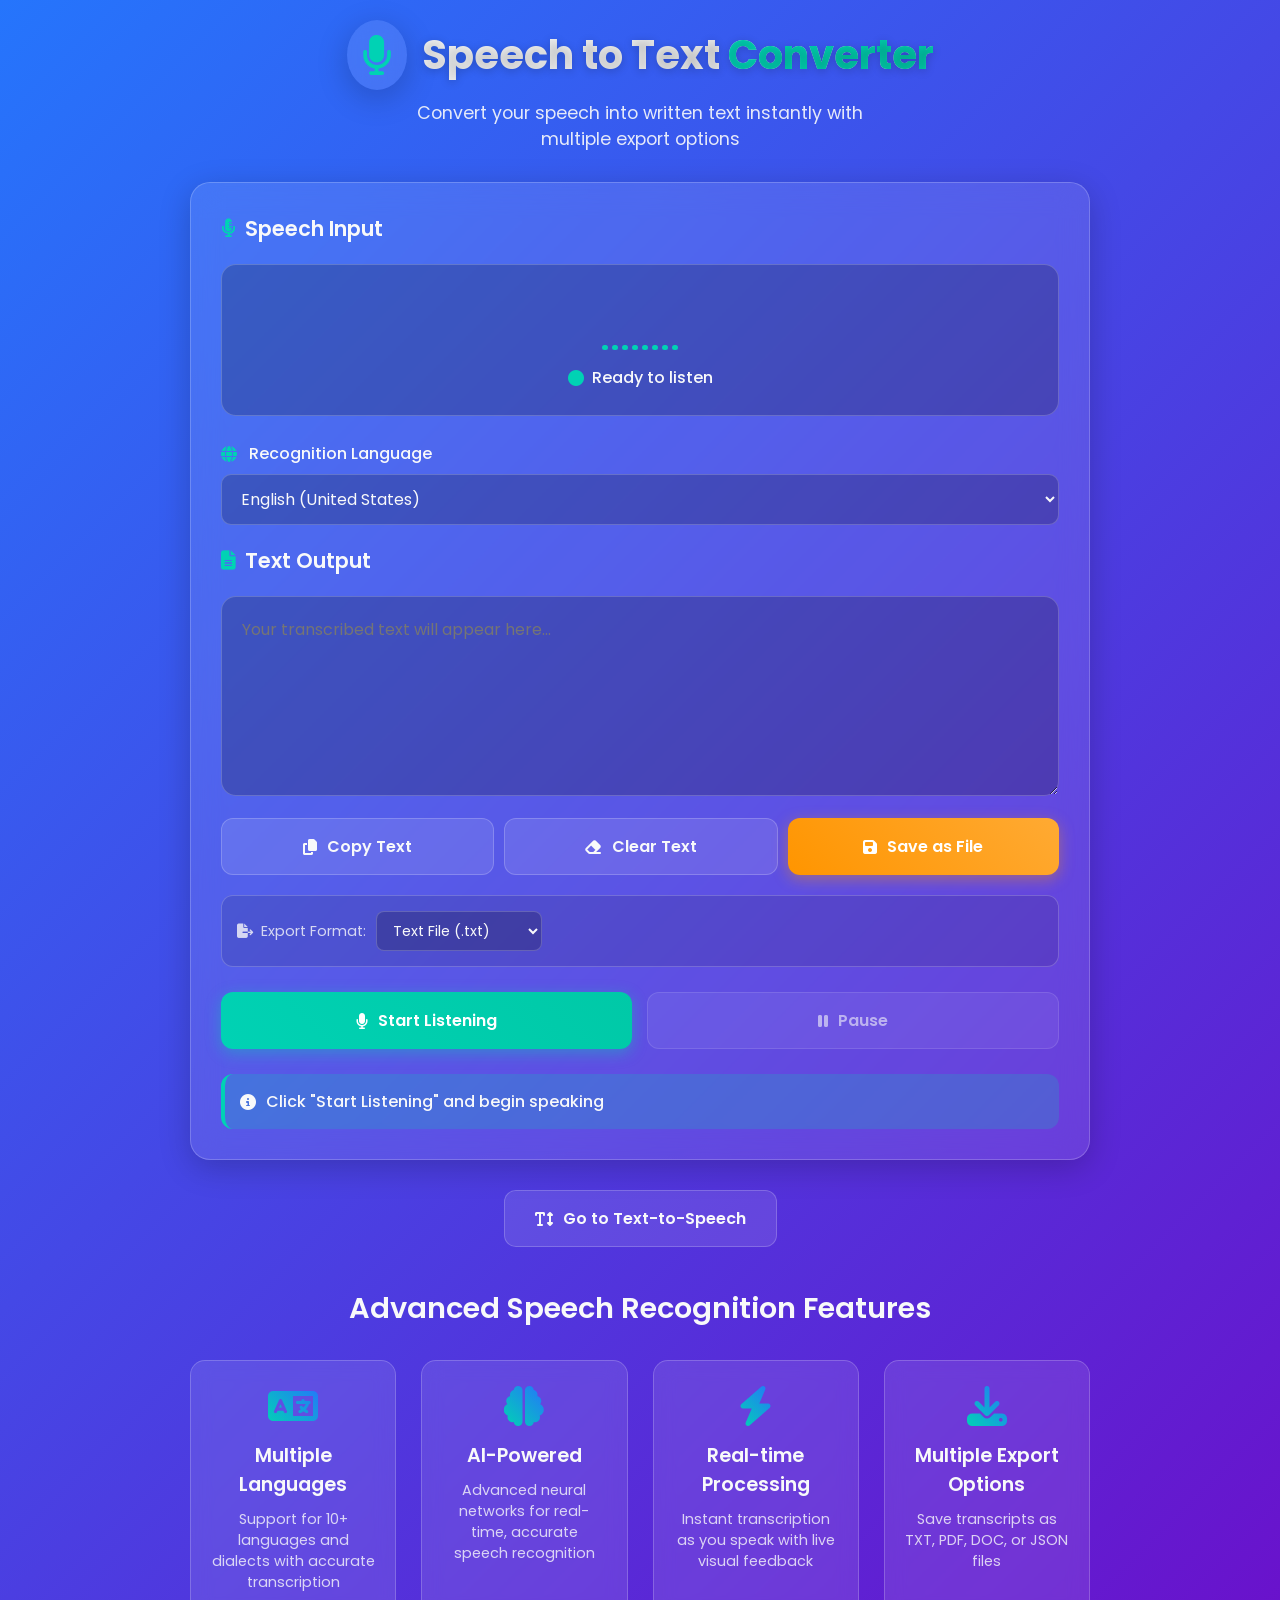
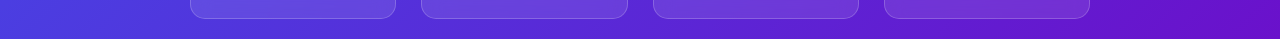
<file: index.html>
<!DOCTYPE html>
<html lang="en">
<head>
    <meta charset="UTF-8">
    <meta name="viewport" content="width=device-width, initial-scale=1.0">
    <title>Speech-to-Text Converter</title>
    <link rel="stylesheet" href="stt.css">
    <link rel="stylesheet" href="https://cdnjs.cloudflare.com/ajax/libs/font-awesome/6.4.0/css/all.min.css">
    <link href="https://fonts.googleapis.com/css2?family=Poppins:wght@300;400;500;600;700&display=swap" rel="stylesheet">
</head>
<body>
    <div class="container">
        <div class="header">
            <div class="logo">
                <i class="fas fa-microphone"></i>
                <h1>Speech to Text <span>Converter</span></h1>
            </div>
            <p>Convert your speech into written text instantly with multiple export options</p>
        </div>

        <div class="converter-card">
            <div class="input-section">
                <div class="section-header">
                    <i class="fas fa-microphone-alt"></i>
                    <h3>Speech Input</h3>
                </div>
                
                <div class="recording-visualization">
                    <div class="visualizer">
                        <div class="bar"></div>
                        <div class="bar"></div>
                        <div class="bar"></div>
                        <div class="bar"></div>
                        <div class="bar"></div>
                        <div class="bar"></div>
                        <div class="bar"></div>
                        <div class="bar"></div>
                    </div>
                    <div class="recording-status" id="recordingStatus">
                        <i class="fas fa-circle"></i> Ready to listen
                    </div>
                </div>
                
                <div class="language-selection">
                    <div class="setting-group">
                        <label for="languageSelect"><i class="fas fa-globe"></i> Recognition Language</label>
                        <select id="languageSelect">
                            <option value="en-US">English (United States)</option>
                            <option value="en-GB">English (United Kingdom)</option>
                            <option value="es-ES">Spanish (Spain)</option>
                            <option value="fr-FR">French (France)</option>
                            <option value="de-DE">German (Germany)</option>
                            <option value="it-IT">Italian (Italy)</option>
                            <option value="pt-BR">Portuguese (Brazil)</option>
                            <option value="ru-RU">Russian (Russia)</option>
                            <option value="ja-JP">Japanese (Japan)</option>
                            <option value="zh-CN">Chinese (China)</option>
                        </select>
                    </div>
                </div>
            </div>

            <div class="output-section">
                <div class="section-header">
                    <i class="fas fa-file-alt"></i>
                    <h3>Text Output</h3>
                </div>
                
                <div class="output-container">
                    <textarea id="textOutput" placeholder="Your transcribed text will appear here..." readonly></textarea>
                    
                    <div class="output-controls">
                        <button id="copyText" class="btn-secondary">
                            <i class="fas fa-copy"></i> Copy Text
                        </button>
                        <button id="clearOutput" class="btn-secondary">
                            <i class="fas fa-eraser"></i> Clear Text
                        </button>
                        <button id="saveText" class="btn-tertiary">
                            <i class="fas fa-save"></i> Save as File
                        </button>
                    </div>

                    <div class="download-options">
                        <label for="downloadFormat"><i class="fas fa-file-export"></i> Export Format:</label>
                        <select id="downloadFormat" class="format-select">
                            <option value="txt">Text File (.txt)</option>
                            <option value="pdf">PDF Document</option>
                            <option value="doc">Word Document</option>
                            <option value="json">JSON Data</option>
                        </select>
                    </div>
                </div>
            </div>

            <div class="action-section">
                <button id="startBtn" class="btn-primary">
                    <i class="fas fa-microphone"></i> Start Listening
                </button>
                <button id="pauseBtn" class="btn-secondary" disabled>
                    <i class="fas fa-pause"></i> Pause
                </button>
            </div>

            <div class="status-section">
                <div id="status" class="status ready">
                    <i class="fas fa-info-circle"></i> Click "Start Listening" and begin speaking
                </div>
            </div>
        </div>

        <div class="navigation">
            <a href="text-to-speech.html" class="nav-btn">
                <i class="fas fa-text-height"></i> Go to Text-to-Speech
            </a>
        </div>

        <div class="features">
            <h3>Advanced Speech Recognition Features</h3>
            <div class="features-grid">
                <div class="feature">
                    <i class="fas fa-language"></i>
                    <h4>Multiple Languages</h4>
                    <p>Support for 10+ languages and dialects with accurate transcription</p>
                </div>
                <div class="feature">
                    <i class="fas fa-brain"></i>
                    <h4>AI-Powered</h4>
                    <p>Advanced neural networks for real-time, accurate speech recognition</p>
                </div>
                <div class="feature">
                    <i class="fas fa-bolt"></i>
                    <h4>Real-time Processing</h4>
                    <p>Instant transcription as you speak with live visual feedback</p>
                </div>
                <div class="feature">
                    <i class="fas fa-download"></i>
                    <h4>Multiple Export Options</h4>
                    <p>Save transcripts as TXT, PDF, DOC, or JSON files</p>
                </div>
            </div>
        </div>
    </div>

    <script src="stt.js"></script>
</body>
</html>
</file>
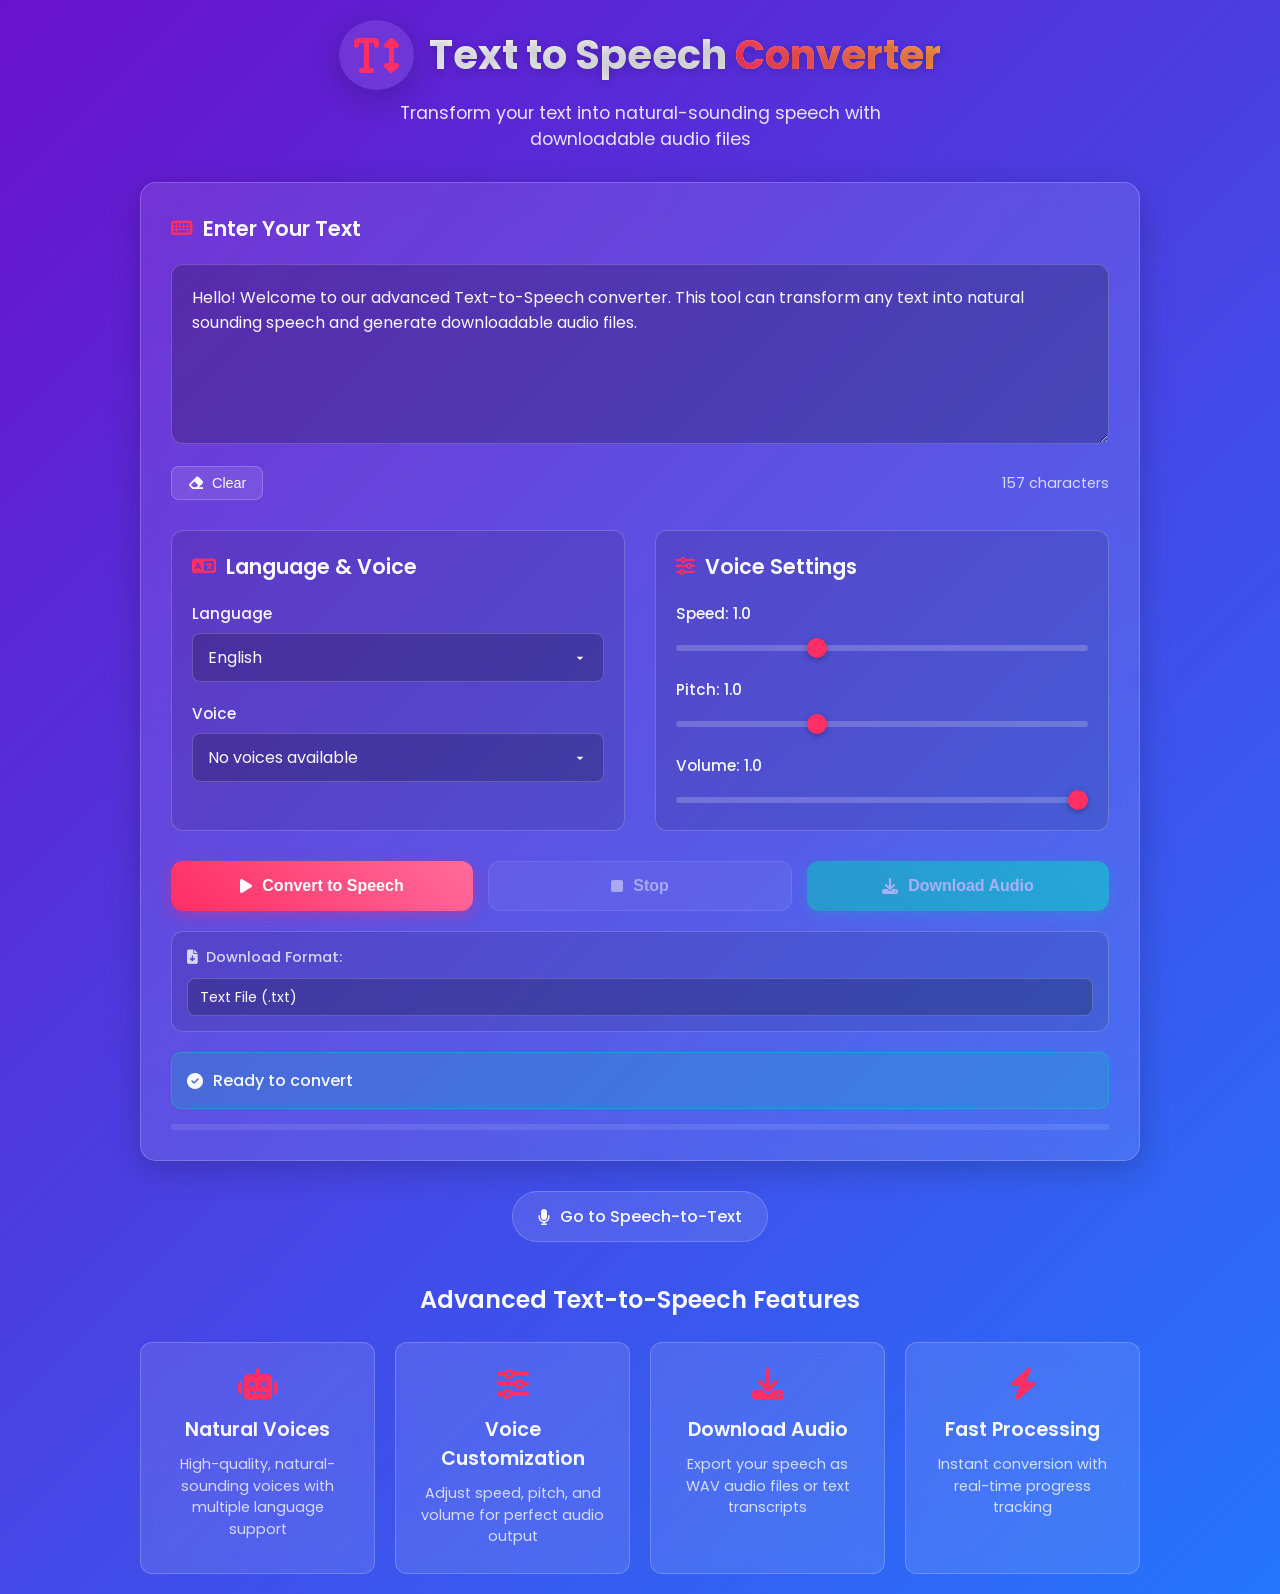
<file: text-to-speech.html>
<!DOCTYPE html>
<html lang="en">
<head>
    <meta charset="UTF-8">
    <meta name="viewport" content="width=device-width, initial-scale=1.0">
    <title>Text-to-Speech Converter</title>
    <link rel="stylesheet" href="tts.css">
    <link rel="stylesheet" href="https://cdnjs.cloudflare.com/ajax/libs/font-awesome/6.4.0/css/all.min.css">
    <link href="https://fonts.googleapis.com/css2?family=Poppins:wght@300;400;500;600;700&display=swap" rel="stylesheet">
</head>
<body>
    <div class="container">
        <div class="header">
            <div class="logo">
                <i class="fas fa-text-height"></i>
                <h1>Text to Speech <span>Converter</span></h1>
            </div>
            <p>Transform your text into natural-sounding speech with downloadable audio files</p>
        </div>

        <div class="converter-card">
            <div class="input-section">
                <div class="section-header">
                    <i class="fas fa-keyboard"></i>
                    <h3>Enter Your Text</h3>
                </div>
                <textarea id="textInput" placeholder="Type or paste your text here...">Hello! Welcome to our advanced Text-to-Speech converter. This tool can transform any text into natural sounding speech and generate downloadable audio files.</textarea>
                
                <div class="text-controls">
                    <button id="clearText" class="control-btn">
                        <i class="fas fa-eraser"></i> Clear
                    </button>
                    <div class="char-count">
                        <span id="charCount">0</span> characters
                    </div>
                </div>
            </div>

            <div class="controls-section">
                <div class="control-group">
                    <div class="section-header">
                        <i class="fas fa-language"></i>
                        <h3>Language & Voice</h3>
                    </div>
                    
                    <div class="select-group">
                        <label for="languageSelect">Language</label>
                        <select id="languageSelect">
                            <option value="en">English</option>
                            <option value="es">Spanish</option>
                            <option value="fr">French</option>
                            <option value="de">German</option>
                            <option value="it">Italian</option>
                        </select>
                    </div>
                    
                    <div class="select-group">
                        <label for="voiceSelect">Voice</label>
                        <select id="voiceSelect">
                            <option value="">Loading voices...</option>
                        </select>
                    </div>
                </div>

                <div class="control-group">
                    <div class="section-header">
                        <i class="fas fa-sliders-h"></i>
                        <h3>Voice Settings</h3>
                    </div>
                    
                    <div class="slider-group">
                        <label for="rate">Speed: <span id="rateValue">1.0</span></label>
                        <input type="range" id="rate" min="0.5" max="2" step="0.1" value="1">
                    </div>
                    
                    <div class="slider-group">
                        <label for="pitch">Pitch: <span id="pitchValue">1.0</span></label>
                        <input type="range" id="pitch" min="0.5" max="2" step="0.1" value="1">
                    </div>
                    
                    <div class="slider-group">
                        <label for="volume">Volume: <span id="volumeValue">1.0</span></label>
                        <input type="range" id="volume" min="0" max="1" step="0.1" value="1">
                    </div>
                </div>
            </div>

            <div class="action-section">
                <button id="speakBtn" class="action-btn primary">
                    <i class="fas fa-play"></i> Convert to Speech
                </button>
                <button id="stopBtn" class="action-btn secondary" disabled>
                    <i class="fas fa-stop"></i> Stop
                </button>
                <button id="downloadBtn" class="action-btn tertiary" disabled>
                    <i class="fas fa-download"></i> Download Audio
                </button>
            </div>

            <div class="download-options">
                <label for="downloadFormat"><i class="fas fa-file-download"></i> Download Format:</label>
                <select id="downloadFormat" class="format-select">
                    <option value="txt">Text File (.txt)</option>
                    <option value="wav">Audio File (.wav)</option>
                </select>
            </div>

            <div class="status-section">
                <div id="status" class="status ready">
                    <i class="fas fa-check-circle"></i> Ready to convert
                </div>
                <div class="progress-bar">
                    <div id="progress" class="progress"></div>
                </div>
            </div>
        </div>

        <div class="navigation">
            <a href="index.html" class="nav-btn">
                <i class="fas fa-microphone"></i> Go to Speech-to-Text
            </a>
        </div>

        <div class="features">
            <h3>Advanced Text-to-Speech Features</h3>
            <div class="feature-grid">
                <div class="feature">
                    <i class="fas fa-robot"></i>
                    <h4>Natural Voices</h4>
                    <p>High-quality, natural-sounding voices with multiple language support</p>
                </div>
                <div class="feature">
                    <i class="fas fa-sliders-h"></i>
                    <h4>Voice Customization</h4>
                    <p>Adjust speed, pitch, and volume for perfect audio output</p>
                </div>
                <div class="feature">
                    <i class="fas fa-download"></i>
                    <h4>Download Audio</h4>
                    <p>Export your speech as WAV audio files or text transcripts</p>
                </div>
                <div class="feature">
                    <i class="fas fa-bolt"></i>
                    <h4>Fast Processing</h4>
                    <p>Instant conversion with real-time progress tracking</p>
                </div>
            </div>
        </div>
    </div>

    <script src="tts.js"></script>
</body>
</html>
</file>
<file: stt.css>
:root {
    --primary: #2575fc;
    --secondary: #6a11cb;
    --accent: #00d2b4;
    --warning: #ff9500;
    --error: #ff2e63;
    --dark: #1a1a2e;
    --light: #f8f9fa;
    --glass: rgba(255, 255, 255, 0.1);
    --glass-border: rgba(255, 255, 255, 0.2);
    --shadow: 0 8px 32px rgba(0, 0, 0, 0.2);
}

* {
    margin: 0;
    padding: 0;
    box-sizing: border-box;
}

body {
    font-family: 'Poppins', sans-serif;
    background: linear-gradient(135deg, var(--primary), var(--secondary));
    color: var(--light);
    min-height: 100vh;
    display: flex;
    flex-direction: column;
    align-items: center;
    padding: 20px;
    overflow-x: hidden;
}

.container {
    width: 100%;
    max-width: 900px;
    margin: 0 auto;
}

.header {
    text-align: center;
    margin-bottom: 30px;
    width: 100%;
}

.logo {
    display: flex;
    align-items: center;
    justify-content: center;
    gap: 15px;
    margin-bottom: 10px;
}

.logo i {
    font-size: 2.5rem;
    color: var(--accent);
    background: rgba(255, 255, 255, 0.1);
    padding: 15px;
    border-radius: 50%;
    box-shadow: var(--shadow);
    backdrop-filter: blur(10px);
}

.logo h1 {
    font-size: 2.5rem;
    font-weight: 700;
    background: linear-gradient(45deg, var(--light), #e0e0e0);
    -webkit-background-clip: text;
    -webkit-text-fill-color: transparent;
    text-shadow: 0 2px 10px rgba(0, 0, 0, 0.2);
}

.logo span {
    background: linear-gradient(45deg, var(--accent), #00c9a7);
    -webkit-background-clip: text;
    -webkit-text-fill-color: transparent;
}

.header p {
    font-size: 1.1rem;
    opacity: 0.9;
    max-width: 500px;
    margin: 0 auto;
}

.converter-card {
    background: var(--glass);
    backdrop-filter: blur(15px);
    border-radius: 20px;
    padding: 30px;
    box-shadow: var(--shadow);
    border: 1px solid var(--glass-border);
    margin-bottom: 30px;
}

.section-header {
    display: flex;
    align-items: center;
    gap: 10px;
    margin-bottom: 20px;
}

.section-header i {
    color: var(--accent);
    font-size: 1.2rem;
}

.section-header h3 {
    font-size: 1.3rem;
    font-weight: 600;
}

.recording-visualization {
    background: rgba(0, 0, 0, 0.2);
    border-radius: 15px;
    padding: 25px;
    margin-bottom: 25px;
    border: 1px solid var(--glass-border);
}

.visualizer {
    display: flex;
    justify-content: center;
    align-items: flex-end;
    height: 60px;
    gap: 4px;
    margin-bottom: 15px;
}

.bar {
    width: 6px;
    background: var(--accent);
    border-radius: 3px;
    transition: height 0.2s ease;
    height: 5px;
}

.recording-status {
    display: flex;
    align-items: center;
    justify-content: center;
    gap: 8px;
    font-weight: 500;
}

.recording-status i {
    color: var(--accent);
    animation: none;
}

.recording-status.listening i {
    color: var(--warning);
    animation: pulse 1.5s infinite;
}

.language-selection {
    margin-bottom: 20px;
}

.setting-group {
    display: flex;
    flex-direction: column;
    gap: 8px;
}

.setting-group label {
    font-weight: 500;
    display: flex;
    align-items: center;
    gap: 8px;
}

.setting-group label i {
    color: var(--accent);
    width: 20px;
}

select {
    padding: 12px 15px;
    border-radius: 10px;
    border: 1px solid var(--glass-border);
    background: rgba(0, 0, 0, 0.2);
    color: var(--light);
    font-size: 1rem;
    font-family: 'Poppins', sans-serif;
    transition: all 0.3s ease;
}

select:focus {
    outline: none;
    border-color: var(--accent);
    box-shadow: 0 0 0 2px rgba(0, 210, 180, 0.2);
}

.output-section {
    margin-bottom: 25px;
}

.output-container textarea {
    width: 100%;
    height: 200px;
    padding: 20px;
    border-radius: 15px;
    border: 1px solid var(--glass-border);
    background: rgba(0, 0, 0, 0.2);
    color: var(--light);
    font-size: 1rem;
    resize: vertical;
    font-family: 'Poppins', sans-serif;
    transition: all 0.3s ease;
}

.output-container textarea:focus {
    outline: none;
    border-color: var(--accent);
    box-shadow: 0 0 0 2px rgba(0, 210, 180, 0.2);
}

.output-controls {
    display: flex;
    gap: 10px;
    margin-top: 15px;
    flex-wrap: wrap;
}

.download-options {
    display: flex;
    gap: 10px;
    margin: 20px 0;
    flex-wrap: wrap;
    align-items: center;
    padding: 15px;
    background: rgba(0, 0, 0, 0.1);
    border-radius: 12px;
    border: 1px solid var(--glass-border);
}

.download-options label {
    margin: 0;
    font-size: 0.9rem;
    opacity: 0.8;
    display: flex;
    align-items: center;
    gap: 8px;
}

.format-select {
    padding: 8px 12px;
    border-radius: 8px;
    border: 1px solid var(--glass-border);
    background: rgba(0, 0, 0, 0.2);
    color: var(--light);
    font-size: 0.9rem;
    font-family: 'Poppins', sans-serif;
}

.format-select:focus {
    outline: none;
    border-color: var(--accent);
}

.action-section {
    display: flex;
    gap: 15px;
    margin: 25px 0;
    flex-wrap: wrap;
}

.btn-primary, .btn-secondary, .btn-tertiary {
    display: flex;
    align-items: center;
    justify-content: center;
    gap: 10px;
    padding: 15px 25px;
    border: none;
    border-radius: 12px;
    font-size: 1rem;
    font-weight: 600;
    cursor: pointer;
    transition: all 0.3s ease;
    font-family: 'Poppins', sans-serif;
    flex: 1;
    min-width: 180px;
}

.btn-primary {
    background: linear-gradient(45deg, var(--accent), #00c9a7);
    color: white;
    box-shadow: 0 4px 15px rgba(0, 210, 180, 0.4);
}

.btn-primary:hover:not(:disabled) {
    transform: translateY(-3px);
    box-shadow: 0 6px 20px rgba(0, 210, 180, 0.6);
}

.btn-secondary {
    background: rgba(255, 255, 255, 0.1);
    color: var(--light);
    border: 1px solid var(--glass-border);
}

.btn-secondary:hover:not(:disabled) {
    background: rgba(255, 255, 255, 0.2);
    transform: translateY(-2px);
}

.btn-tertiary {
    background: linear-gradient(45deg, #ff9500, #ffaa33);
    color: white;
    box-shadow: 0 4px 15px rgba(255, 149, 0, 0.4);
}

.btn-tertiary:hover:not(:disabled) {
    transform: translateY(-3px);
    box-shadow: 0 6px 20px rgba(255, 149, 0, 0.6);
}

button:disabled {
    opacity: 0.6;
    cursor: not-allowed;
    transform: none !important;
}

.status-section {
    margin-top: 20px;
}

.status {
    padding: 15px;
    border-radius: 12px;
    display: flex;
    align-items: center;
    gap: 10px;
    font-weight: 500;
}

.status.ready {
    background: rgba(0, 210, 180, 0.2);
    border-left: 4px solid var(--accent);
}

.status.listening {
    background: rgba(255, 149, 0, 0.2);
    border-left: 4px solid var(--warning);
    animation: pulse 1.5s infinite;
}

.status.success {
    background: rgba(0, 210, 180, 0.3);
    border-left: 4px solid var(--success);
}

.status.error {
    background: rgba(255, 46, 99, 0.2);
    border-left: 4px solid var(--error);
}

@keyframes pulse {
    0% { opacity: 1; }
    50% { opacity: 0.7; }
    100% { opacity: 1; }
}

.navigation {
    display: flex;
    justify-content: center;
    margin: 20px 0 40px;
}

.nav-btn {
    display: flex;
    align-items: center;
    gap: 10px;
    padding: 15px 30px;
    background: rgba(255, 255, 255, 0.1);
    color: var(--light);
    text-decoration: none;
    border-radius: 12px;
    font-weight: 600;
    transition: all 0.3s ease;
    border: 1px solid var(--glass-border);
}

.nav-btn:hover {
    background: rgba(255, 255, 255, 0.2);
    transform: translateY(-2px);
    box-shadow: 0 5px 15px rgba(0, 0, 0, 0.2);
}

.features {
    text-align: center;
    margin-top: 40px;
}

.features h3 {
    font-size: 1.8rem;
    margin-bottom: 30px;
    font-weight: 600;
}

.features-grid {
    display: grid;
    grid-template-columns: repeat(auto-fit, minmax(200px, 1fr));
    gap: 25px;
}

.feature {
    background: var(--glass);
    backdrop-filter: blur(10px);
    padding: 25px 20px;
    border-radius: 15px;
    border: 1px solid var(--glass-border);
    transition: all 0.3s ease;
}

.feature:hover {
    transform: translateY(-5px);
    box-shadow: var(--shadow);
}

.feature i {
    font-size: 2.5rem;
    margin-bottom: 15px;
    background: linear-gradient(45deg, var(--accent), var(--primary));
    -webkit-background-clip: text;
    -webkit-text-fill-color: transparent;
}

.feature h4 {
    font-size: 1.2rem;
    margin-bottom: 10px;
    font-weight: 600;
}

.feature p {
    opacity: 0.8;
    font-size: 0.9rem;
}

.fa-spinner {
    animation: spin 1s linear infinite;
}

@keyframes spin {
    0% { transform: rotate(0deg); }
    100% { transform: rotate(360deg); }
}

/* Responsive Design */
@media (max-width: 768px) {
    .logo {
        flex-direction: column;
        gap: 10px;
    }
    
    .logo h1 {
        font-size: 2rem;
    }
    
    .action-section {
        flex-direction: column;
    }
    
    .btn-primary, .btn-secondary, .btn-tertiary {
        min-width: auto;
    }
    
    .output-controls {
        flex-direction: column;
    }
    
    .features-grid {
        grid-template-columns: 1fr;
    }
    
    .download-options {
        flex-direction: column;
        align-items: flex-start;
    }
}

@media (max-width: 480px) {
    .container {
        padding: 10px;
    }
    
    .converter-card {
        padding: 20px;
    }
    
    .logo h1 {
        font-size: 1.8rem;
    }
    
    .header p {
        font-size: 1rem;
    }
    
    .visualizer {
        height: 40px;
    }
    
    .bar {
        width: 4px;
    }
}
</file>
<file: tts.css>
:root {
    --primary: #6a11cb;
    --secondary: #2575fc;
    --accent: #ff2e63;
    --success: #00d2b4;
    --warning: #ff9f43;
    --dark: #1a1a2e;
    --darker: #0f0f1a;
    --light: #f8f9fa;
    --glass: rgba(255, 255, 255, 0.1);
    --glass-border: rgba(255, 255, 255, 0.2);
    --shadow: 0 8px 32px rgba(0, 0, 0, 0.2);
    --radius: 16px;
}

* {
    margin: 0;
    padding: 0;
    box-sizing: border-box;
}

body {
    font-family: 'Poppins', sans-serif;
    background: linear-gradient(135deg, var(--primary), var(--secondary));
    color: var(--light);
    min-height: 100vh;
    display: flex;
    flex-direction: column;
    align-items: center;
    padding: 20px;
    overflow-x: hidden;
}

.container {
    width: 100%;
    max-width: 1000px;
    margin: 0 auto;
}

.header {
    text-align: center;
    margin-bottom: 30px;
    width: 100%;
}

.logo {
    display: flex;
    align-items: center;
    justify-content: center;
    gap: 15px;
    margin-bottom: 10px;
}

.logo i {
    font-size: 2.5rem;
    color: var(--accent);
    background: var(--glass);
    padding: 15px;
    border-radius: 50%;
    box-shadow: var(--shadow);
    backdrop-filter: blur(10px);
}

.logo h1 {
    font-size: 2.5rem;
    font-weight: 700;
    background: linear-gradient(45deg, var(--light), #e0e0e0);
    -webkit-background-clip: text;
    -webkit-text-fill-color: transparent;
    text-shadow: 0 2px 10px rgba(0, 0, 0, 0.2);
}

.logo span {
    background: linear-gradient(45deg, var(--accent), var(--warning));
    -webkit-background-clip: text;
    -webkit-text-fill-color: transparent;
}

.header p {
    font-size: 1.1rem;
    opacity: 0.9;
    max-width: 600px;
    margin: 0 auto;
}

.converter-card {
    background: var(--glass);
    backdrop-filter: blur(15px);
    border-radius: var(--radius);
    padding: 30px;
    box-shadow: var(--shadow);
    border: 1px solid var(--glass-border);
    margin-bottom: 30px;
}

.section-header {
    display: flex;
    align-items: center;
    gap: 10px;
    margin-bottom: 20px;
}

.section-header i {
    color: var(--accent);
    font-size: 1.2rem;
}

.section-header h3 {
    font-size: 1.3rem;
    font-weight: 600;
}

.input-section {
    margin-bottom: 30px;
}

#textInput {
    width: 100%;
    height: 180px;
    padding: 20px;
    border-radius: 12px;
    border: 1px solid var(--glass-border);
    background: rgba(0, 0, 0, 0.2);
    color: var(--light);
    font-size: 1rem;
    font-family: 'Poppins', sans-serif;
    resize: vertical;
    transition: all 0.3s ease;
}

#textInput:focus {
    outline: none;
    border-color: var(--accent);
    box-shadow: 0 0 0 2px rgba(255, 46, 99, 0.2);
}

#textInput::placeholder {
    color: rgba(255, 255, 255, 0.6);
}

.text-controls {
    display: flex;
    justify-content: space-between;
    align-items: center;
    margin-top: 15px;
}

.control-btn {
    background: rgba(255, 255, 255, 0.1);
    border: 1px solid var(--glass-border);
    color: var(--light);
    padding: 8px 16px;
    border-radius: 8px;
    cursor: pointer;
    transition: all 0.3s ease;
    display: flex;
    align-items: center;
    gap: 8px;
    font-size: 0.9rem;
}

.control-btn:hover {
    background: rgba(255, 255, 255, 0.2);
    transform: translateY(-2px);
}

.char-count {
    font-size: 0.9rem;
    opacity: 0.8;
}

.controls-section {
    display: grid;
    grid-template-columns: 1fr 1fr;
    gap: 30px;
    margin-bottom: 30px;
}

.control-group {
    background: rgba(0, 0, 0, 0.1);
    padding: 20px;
    border-radius: 12px;
    border: 1px solid var(--glass-border);
}

.select-group, .slider-group {
    margin-bottom: 20px;
}

.select-group:last-child, .slider-group:last-child {
    margin-bottom: 0;
}

label {
    display: block;
    margin-bottom: 8px;
    font-weight: 500;
    font-size: 0.95rem;
}

select {
    width: 100%;
    padding: 12px 15px;
    border-radius: 8px;
    border: 1px solid var(--glass-border);
    background: rgba(0, 0, 0, 0.2);
    color: var(--light);
    font-size: 1rem;
    font-family: 'Poppins', sans-serif;
    appearance: none;
    background-image: url("data:image/svg+xml;charset=UTF-8,%3csvg xmlns='http://www.w3.org/2000/svg' viewBox='0 0 24 24' fill='white'%3e%3cpath d='M7 10l5 5 5-5z'/%3e%3c/svg%3e");
    background-repeat: no-repeat;
    background-position: right 15px center;
    background-size: 16px;
}

select:focus {
    outline: none;
    border-color: var(--accent);
}

input[type="range"] {
    width: 100%;
    height: 6px;
    border-radius: 3px;
    background: rgba(255, 255, 255, 0.2);
    outline: none;
    -webkit-appearance: none;
}

input[type="range"]::-webkit-slider-thumb {
    -webkit-appearance: none;
    width: 20px;
    height: 20px;
    border-radius: 50%;
    background: var(--accent);
    cursor: pointer;
    box-shadow: 0 2px 6px rgba(0, 0, 0, 0.3);
}

input[type="range"]::-moz-range-thumb {
    width: 20px;
    height: 20px;
    border-radius: 50%;
    background: var(--accent);
    cursor: pointer;
    border: none;
    box-shadow: 0 2px 6px rgba(0, 0, 0, 0.3);
}

.action-section {
    display: flex;
    gap: 15px;
    margin-bottom: 20px;
    flex-wrap: wrap;
}

.action-btn {
    flex: 1;
    min-width: 180px;
    padding: 15px 25px;
    border: none;
    border-radius: 12px;
    font-size: 1rem;
    font-weight: 600;
    cursor: pointer;
    transition: all 0.3s ease;
    display: flex;
    align-items: center;
    justify-content: center;
    gap: 10px;
}

.action-btn.primary {
    background: linear-gradient(45deg, var(--accent), #ff6b9d);
    color: white;
    box-shadow: 0 4px 15px rgba(255, 46, 99, 0.4);
}

.action-btn.primary:hover:not(:disabled) {
    transform: translateY(-3px);
    box-shadow: 0 6px 20px rgba(255, 46, 99, 0.6);
}

.action-btn.secondary {
    background: rgba(255, 255, 255, 0.1);
    color: var(--light);
    border: 1px solid var(--glass-border);
}

.action-btn.secondary:hover:not(:disabled) {
    background: rgba(255, 255, 255, 0.2);
    transform: translateY(-3px);
}

.action-btn.tertiary {
    background: linear-gradient(45deg, var(--success), #00e6c3);
    color: white;
    box-shadow: 0 4px 15px rgba(0, 210, 180, 0.4);
}

.action-btn.tertiary:hover:not(:disabled) {
    transform: translateY(-3px);
    box-shadow: 0 6px 20px rgba(0, 210, 180, 0.6);
}

.action-btn:disabled {
    opacity: 0.5;
    cursor: not-allowed;
    transform: none !important;
}

.download-options {
    display: flex;
    gap: 10px;
    margin: 20px 0;
    flex-wrap: wrap;
    align-items: center;
    padding: 15px;
    background: rgba(0, 0, 0, 0.1);
    border-radius: 12px;
    border: 1px solid var(--glass-border);
}

.download-options label {
    margin: 0;
    font-size: 0.9rem;
    opacity: 0.8;
    display: flex;
    align-items: center;
    gap: 8px;
}

.format-select {
    padding: 8px 12px;
    border-radius: 8px;
    border: 1px solid var(--glass-border);
    background: rgba(0, 0, 0, 0.2);
    color: var(--light);
    font-size: 0.9rem;
    font-family: 'Poppins', sans-serif;
}

.format-select:focus {
    outline: none;
    border-color: var(--accent);
}

.status-section {
    margin-top: 20px;
}

.status {
    padding: 15px;
    border-radius: 10px;
    margin-bottom: 15px;
    display: flex;
    align-items: center;
    gap: 10px;
    font-weight: 500;
}

.status.ready {
    background: rgba(0, 210, 180, 0.2);
    border: 1px solid rgba(0, 210, 180, 0.4);
}

.status.speaking {
    background: rgba(255, 46, 99, 0.2);
    border: 1px solid rgba(255, 46, 99, 0.4);
    animation: pulse 1.5s infinite;
}

.status.success {
    background: rgba(0, 210, 180, 0.3);
    border: 1px solid rgba(0, 210, 180, 0.5);
}

.status.error {
    background: rgba(255, 159, 67, 0.2);
    border: 1px solid rgba(255, 159, 67, 0.4);
}

.progress-bar {
    width: 100%;
    height: 6px;
    background: rgba(255, 255, 255, 0.1);
    border-radius: 3px;
    overflow: hidden;
}

.progress {
    height: 100%;
    background: linear-gradient(45deg, var(--accent), var(--warning));
    width: 0%;
    transition: width 0.3s ease;
}

.navigation {
    text-align: center;
    margin-bottom: 40px;
}

.nav-btn {
    display: inline-flex;
    align-items: center;
    gap: 10px;
    background: var(--glass);
    backdrop-filter: blur(10px);
    padding: 12px 25px;
    border-radius: 50px;
    color: var(--light);
    text-decoration: none;
    font-weight: 500;
    transition: all 0.3s ease;
    border: 1px solid var(--glass-border);
}

.nav-btn:hover {
    background: rgba(255, 255, 255, 0.2);
    transform: translateY(-2px);
    box-shadow: 0 5px 15px rgba(0, 0, 0, 0.2);
}

.features {
    text-align: center;
    margin-top: 20px;
}

.features h3 {
    font-size: 1.5rem;
    margin-bottom: 25px;
    font-weight: 600;
}

.feature-grid {
    display: grid;
    grid-template-columns: repeat(auto-fit, minmax(220px, 1fr));
    gap: 20px;
}

.feature {
    background: var(--glass);
    backdrop-filter: blur(10px);
    padding: 25px 20px;
    border-radius: 12px;
    border: 1px solid var(--glass-border);
    transition: all 0.3s ease;
}

.feature:hover {
    transform: translateY(-5px);
    box-shadow: 0 10px 25px rgba(0, 0, 0, 0.2);
}

.feature i {
    font-size: 2rem;
    color: var(--accent);
    margin-bottom: 15px;
}

.feature h4 {
    font-size: 1.2rem;
    margin-bottom: 10px;
    font-weight: 600;
}

.feature p {
    font-size: 0.9rem;
    opacity: 0.8;
    line-height: 1.5;
}

@keyframes pulse {
    0% { opacity: 1; }
    50% { opacity: 0.7; }
    100% { opacity: 1; }
}

.fa-spinner {
    animation: spin 1s linear infinite;
}

@keyframes spin {
    0% { transform: rotate(0deg); }
    100% { transform: rotate(360deg); }
}

/* Responsive Design */
@media (max-width: 768px) {
    .container {
        padding: 10px;
    }
    
    .logo {
        flex-direction: column;
        gap: 10px;
    }
    
    .logo h1 {
        font-size: 2rem;
    }
    
    .controls-section {
        grid-template-columns: 1fr;
        gap: 20px;
    }
    
    .action-btn {
        min-width: 100%;
    }
    
    .converter-card {
        padding: 20px;
    }
    
    .download-options {
        flex-direction: column;
        align-items: flex-start;
    }
}
</file>
